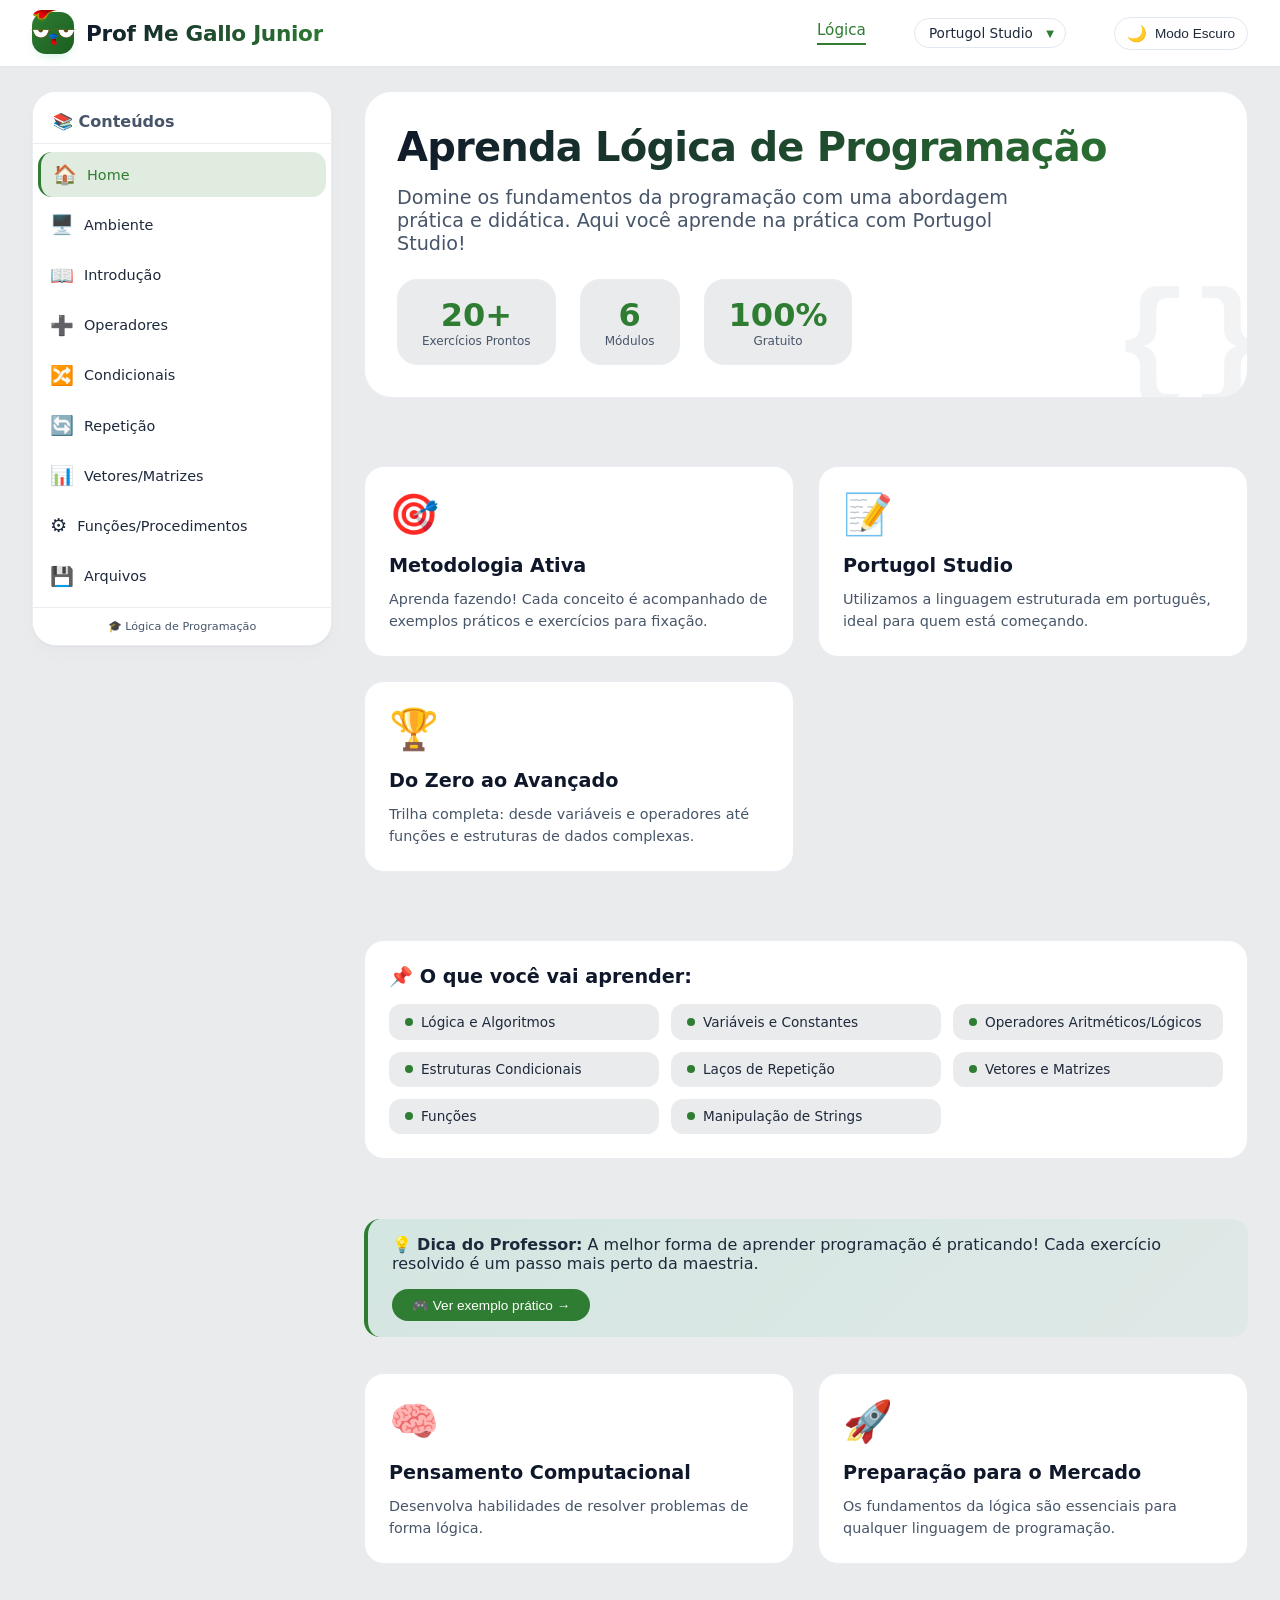
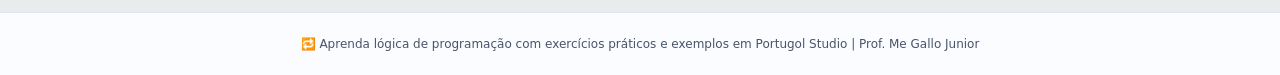
<file: index.html>
<!DOCTYPE html>
<html lang="pt-BR">

<head>
    <meta charset="UTF-8">
    <meta name="viewport" content="width=device-width, initial-scale=1.0, user-scalable=yes">
    <title>Gallogic | Aprenda Lógica de Programação</title>
    <link rel="stylesheet" href="css/styles.css">
</head>

<body>
    <header class="main-header">
        <div class="header-container">
            <a href="index.html" class="logo-area">
                <div class="logo-icon">
                    <span>
                        <img src="img/logo-sf.png" alt="" width="45" style="margin-top: 5px; border-radius: 10px;" />
                    </span>
                </div>
                <div class="logo-text">Prof Me Gallo Junior</div>
            </a>
            <div class="nav-links">
                <a href="index.html" class="active">Lógica</a>
                <div class="language-select-wrapper">
                    <select id="language-select" class="language-select">
                        <option value="portugol">Portugol Studio</option>
                        <option value="javascript">JavaScript</option>
                        <option value="csharp">C#</option>
                        <option value="python">Python</option>
                        <option value="java">Java</option>
                        <option value="go">Go</option>
                        <option value="rust">Rust</option>
                        <option value="ruby">Ruby</option>
                        <option value="php">PHP</option>
                        <option value="r">R</option>
                        <option value="c_cpp">C/C++</option>
                    </select>
                    <span class="select-arrow" id="select-arrow">▼</span>
                </div>
            </div>
        </div>
    </header>

    <div class="app-layout">
        <aside class="sidebar">
            <div class="sidebar-header">
                <h3>📚 Conteúdos</h3>
            </div>
            <div class="sidebar-scroll">
                <ul class="sidebar-nav" id="content-nav">
                    <li data-page="home" class="active">
                        <span class="nav-icon">🏠</span>
                        <span>Home</span>
                    </li>
                    <li data-page="ambiente">
                        <span class="nav-icon">🖥️</span>
                        <span>Ambiente</span>
                    </li>
                    <li data-page="intro">
                        <span class="nav-icon">📖</span>
                        <span>Introdução</span>
                    </li>

                    <li data-page="operators">
                        <span class="nav-icon">➕</span>
                        <span>Operadores</span>
                    </li>
                    <li data-page="conditionals">
                        <span class="nav-icon">🔀</span>
                        <span>Condicionais</span>
                    </li>
                    <li data-page="loops">
                        <span class="nav-icon">🔄</span>
                        <span>Repetição</span>
                    </li>
                    <li data-page="arrays">
                        <span class="nav-icon">📊</span>
                        <span>Vetores/Matrizes</span>
                    </li>
                    <li data-page="functions">
                        <span class="nav-icon">⚙️</span>
                        <span>Funções/Procedimentos</span>
                    </li>
                    <li data-page="files">
                        <span class="nav-icon">💾</span>
                        <span>Arquivos</span>
                    </li>
                </ul>
            </div>
            <div class="sidebar-footer">
                <span>🎓 Lógica de Programação</span>
            </div>
        </aside>

        <main class="content-area" id="main-content">
            <div class="content-placeholder">
                Carregando...
            </div>
        </main>
    </div>
    <div class="footer-note">
        🔁 Aprenda lógica de programação com exercícios práticos e exemplos em Portugol Studio | Prof. Me Gallo Junior
    </div>

    <script src="js/core.js"></script>
    <script src="js/main.js"></script>
</body>

</html>
</file>
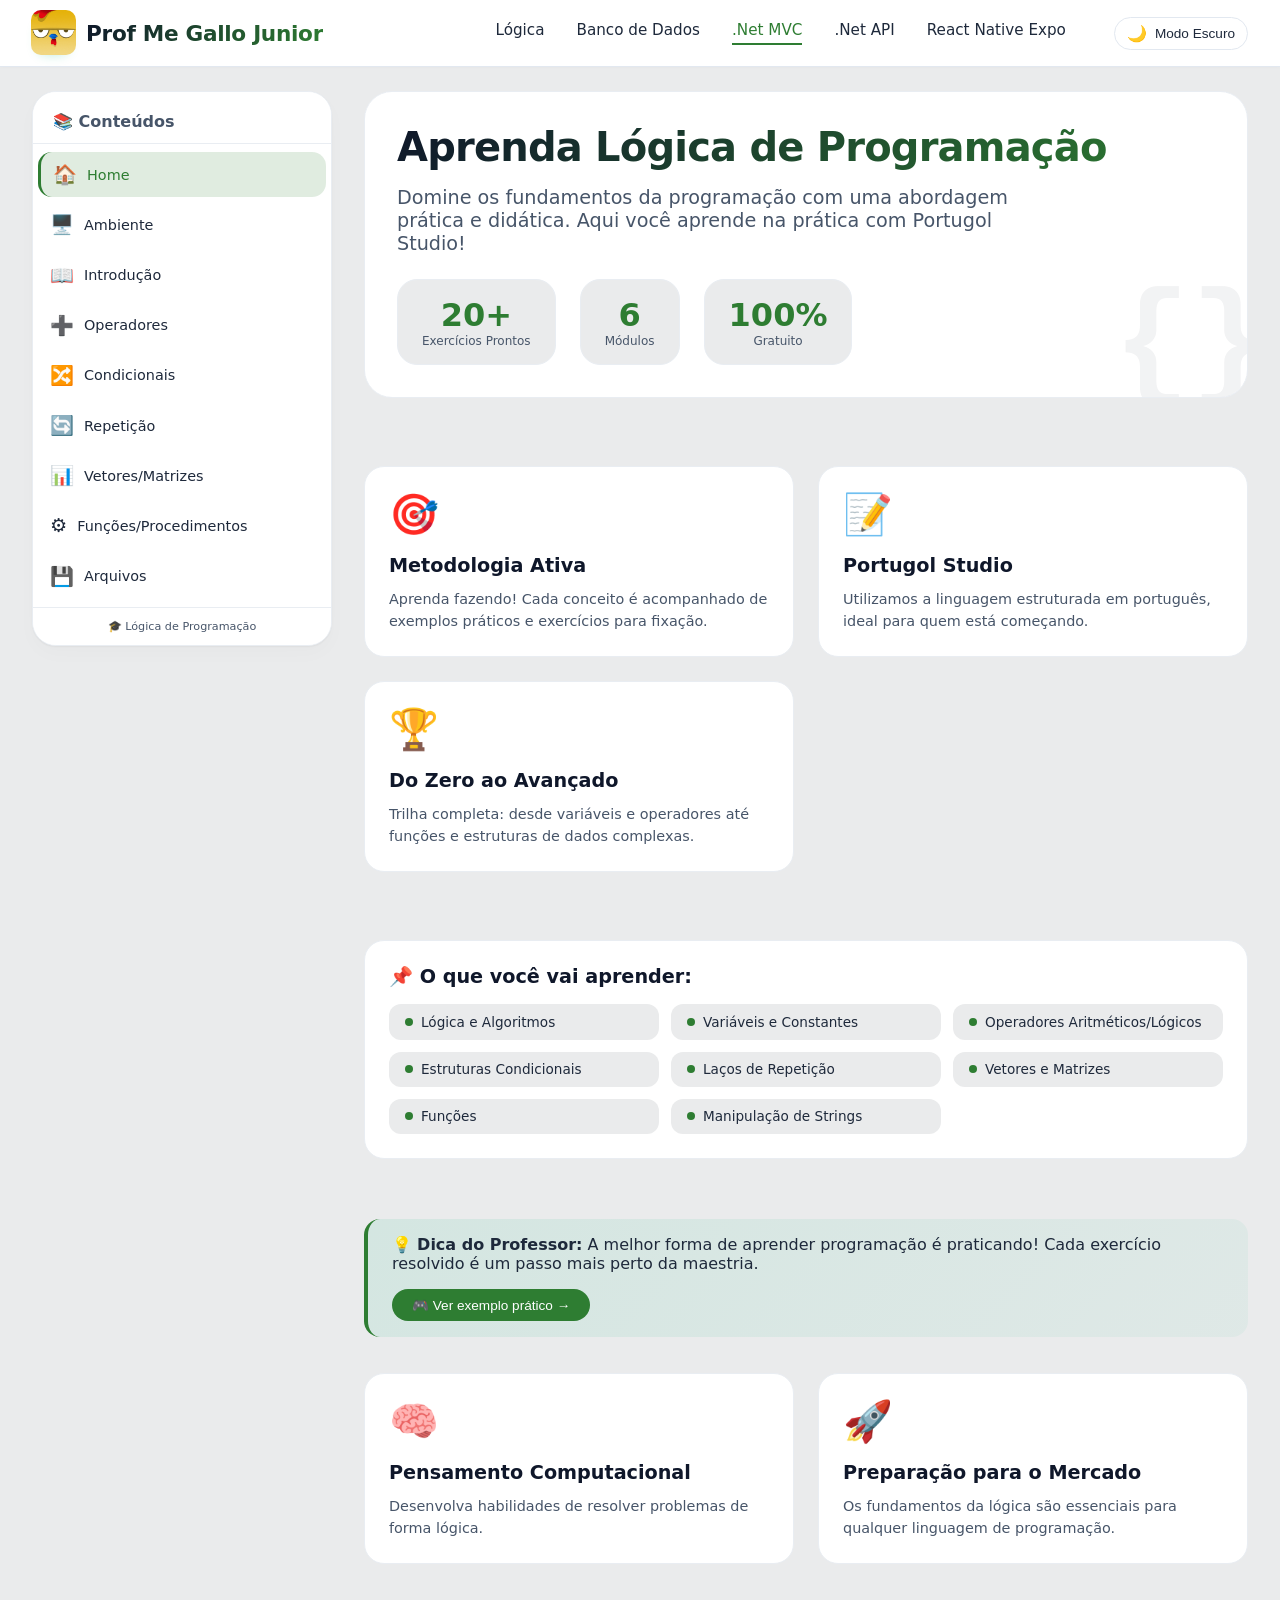
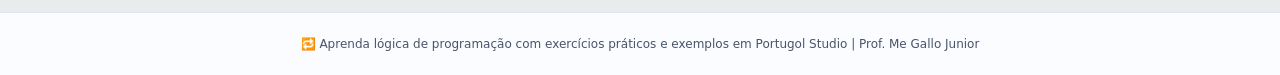
<file: dotnet.html>
<!DOCTYPE html>
<html lang="pt-BR">

<head>
    <meta charset="UTF-8">
    <meta name="viewport" content="width=device-width, initial-scale=1.0, user-scalable=yes">
    <title>Gallogic | Aprenda .NET</title>
    <link rel="stylesheet" href="css/styles.css">
</head>

<body>
    <header class="main-header">
        <div class="header-container">
            <a href="index.html" class="logo-area">
                <div class="logo-icon">
                    <span>
                        <img src="img/logo.png" alt="" width="45" style="margin-top: 5px; border-radius: 10px;" />
                    </span>
                </div>
                <div class="logo-text">Prof Me Gallo Junior</div>
            </a>
            <div class="nav-links">
                <a href="index.html">Lógica</a>
                <a href="dotnet.html" class="">Banco de Dados</a>
                <a href="dotnet.html" class="active">.Net MVC</a>
                <a href="dotnet.html" class="">.Net API</a>
                <a href="dotnet.html" class="">React Native Expo</a>

                <!-- <div class="language-select-wrapper">
                    <select id="language-select" class="language-select">
                        <option value="portugol">Portugol Studio</option>
                        <option value="javascript">JavaScript</option>
                        <option value="csharp">C#</option>
                        <option value="python">Python</option>
                        <option value="java">Java</option>
                    </select>
                    <span class="select-arrow" id="select-arrow">▼</span>
                </div> -->
            </div>
        </div>
    </header>

    <div class="app-layout">
        <aside class="sidebar">
            <div class="sidebar-header">
                <h3>📚 Conteúdos</h3>
            </div>
            <div class="sidebar-scroll">
                <ul class="sidebar-nav" id="content-nav">
                    <li data-page="home" class="active">
                        <span class="nav-icon">🏠</span>
                        <span>Home</span>
                    </li>
                    <li data-page="ambiente">
                        <span class="nav-icon">🖥️</span>
                        <span>Ambiente</span>
                    </li>
                    <li data-page="intro">
                        <span class="nav-icon">📖</span>
                        <span>Introdução</span>
                    </li>

                    <li data-page="operators">
                        <span class="nav-icon">➕</span>
                        <span>Operadores</span>
                    </li>
                    <li data-page="conditionals">
                        <span class="nav-icon">🔀</span>
                        <span>Condicionais</span>
                    </li>
                    <li data-page="loops">
                        <span class="nav-icon">🔄</span>
                        <span>Repetição</span>
                    </li>
                    <li data-page="arrays">
                        <span class="nav-icon">📊</span>
                        <span>Vetores/Matrizes</span>
                    </li>
                    <li data-page="functions">
                        <span class="nav-icon">⚙️</span>
                        <span>Funções/Procedimentos</span>
                    </li>
                    <li data-page="files">
                        <span class="nav-icon">💾</span>
                        <span>Arquivos</span>
                    </li>
                </ul>
            </div>
            <div class="sidebar-footer">
                <span>🎓 Lógica de Programação</span>
            </div>
        </aside>

        <main class="content-area" id="main-content">
            <div class="content-placeholder">
                Carregando...
            </div>
        </main>
    </div>
    <div class="footer-note">
        🔁 Aprenda lógica de programação com exercícios práticos e exemplos em Portugol Studio | Prof. Me Gallo Junior
    </div>

    <script src="js/core.js"></script>
    <script src="js/main.js"></script>
</body>

</html>
</file>
<file: css/styles.css>
/* ==================== RESET E VARIÁVEIS ==================== */
* {
  margin: 0;
  padding: 0;
  box-sizing: border-box;
}

/* Tema Claro (padrão) */
:root {
  --bg-primary: #eaebec;
  --bg-secondary: #ffffff;
  --text-primary: #0f172a;
  --text-secondary: #1e293b;
  --text-muted: #475569;
  --border-color: #e2e8f0;
  --border-light: #e9edf2;
  --card-bg: #ffffff;
  --header-bg: #ffffff;
  --sidebar-bg: #ffffff;
  --code-bg: #0f172a;
  --code-header-bg: #1e293b;
  --code-text: #e2e8f0;
  --badge-bg: #e0f2fe;
  --badge-text: #0369a1;
  --objective-bg: #fef9e3;
  --objective-border: #eab308;
  --example-bg: #f1f5f9;
  --example-border: var(--lang-primary);
  --hover-bg: #f1f5f9;
  --active-bg: #ecfdf5;
  --active-text: #059669;
  --footer-bg: #fafcff;
  --shadow: rgba(0, 0, 0, 0.02);
  --shadow-sm: rgba(0, 0, 0, 0.05);
  --lang-primary: #10b981;
  --lang-secondary: #047857;
  --lang-gradient: linear-gradient(135deg, var(--lang-primary), var(--lang-secondary));
  --lang-light: #d1fae5;
  --lang-dark: #065f46;
  --hover-opacity: 0.1;
  --active-opacity: 0.15;
}

/* JavaScript */
body[data-language="javascript"] {
  --lang-primary: #f7df1e;
  --lang-secondary: #e6c300;
  --lang-gradient: linear-gradient(135deg, #f7df1e, #e6c300);
  --lang-light: #fef9c3;
  --lang-dark: #ca8a04;
  --hover-bg: rgba(247, 223, 30, 0.1);
  --active-bg: rgba(247, 223, 30, 0.15);
  --active-text: #b45309;
}

/* C# */
body[data-language="csharp"] {
  --lang-primary: #9b4d96;
  --lang-secondary: #7a2e73;
  --lang-gradient: linear-gradient(135deg, #9b4d96, #7a2e73);
  --lang-light: #f3e8ff;
  --lang-dark: #6b21a5;
  --hover-bg: rgba(155, 77, 150, 0.1);
  --active-bg: rgba(155, 77, 150, 0.15);
  --active-text: #7a2e73;
}

/* Python */
body[data-language="python"] {
  --lang-primary: #3776ab;
  --lang-secondary: #2a5a8c;
  --lang-gradient: linear-gradient(135deg, #3776ab, #2a5a8c);
  --lang-light: #e6f4ff;
  --lang-dark: #1e3a5f;
  --hover-bg: rgba(55, 118, 171, 0.1);
  --active-bg: rgba(55, 118, 171, 0.15);
  --active-text: #3776ab;
}

/* Portugol - Adicionado */
body[data-language="portugol"] {
  --lang-primary: #2e7d32;
  --lang-secondary: #1b5e20;
  --lang-gradient: linear-gradient(135deg, #2e7d32, #1b5e20);
  --lang-light: #c8e6c9;
  --lang-dark: #1b5e20;
  --hover-bg: rgba(46, 125, 50, 0.1);
  --active-bg: rgba(46, 125, 50, 0.15);
  --active-text: #2e7d32;
}

/* Java */
body[data-language="java"] {
  --lang-primary: #b07219;
  --lang-secondary: #e76f00;
  --lang-gradient: linear-gradient(135deg, #b07219, #e76f00);
  --lang-light: #fff3e0;
  --lang-dark: #b85c1a;
  --hover-bg: rgba(176, 114, 25, 0.1);
  --active-bg: rgba(176, 114, 25, 0.15);
  --active-text: #b07219;
}

/* Go */
body[data-language="go"] {
  --lang-primary: #00ADD8;
  --lang-secondary: #5DC9E2;
  --lang-gradient: linear-gradient(135deg, #00ADD8, #5DC9E2);
  --lang-light: #e0f7ff;
  --lang-dark: #007d9e;
  --hover-bg: rgba(0, 173, 216, 0.1);
  --active-bg: rgba(0, 173, 216, 0.15);
  --active-text: #00ADD8;
}

/* Rust */
body[data-language="rust"] {
  --lang-primary: #ce412b;
  --lang-secondary: #f74c00;
  --lang-gradient: linear-gradient(135deg, #ce412b, #f74c00);
  --lang-light: #ffe5e0;
  --lang-dark: #b33a26;
  --hover-bg: rgba(206, 65, 43, 0.1);
  --active-bg: rgba(206, 65, 43, 0.15);
  --active-text: #ce412b;
}

/* Ruby */
body[data-language="ruby"] {
  --lang-primary: #CC342D;
  --lang-secondary: #9B2C26;
  --lang-gradient: linear-gradient(135deg, #CC342D, #9B2C26);
  --lang-light: #ffe6e5;
  --lang-dark: #9B2C26;
  --hover-bg: rgba(204, 52, 45, 0.1);
  --active-bg: rgba(204, 52, 45, 0.15);
  --active-text: #CC342D;
}

/* PHP */
body[data-language="php"] {
  --lang-primary: #777BB4;
  --lang-secondary: #4F5B93;
  --lang-gradient: linear-gradient(135deg, #777BB4, #4F5B93);
  --lang-light: #e8eaf6;
  --lang-dark: #3c4a6e;
  --hover-bg: rgba(119, 123, 180, 0.1);
  --active-bg: rgba(119, 123, 180, 0.15);
  --active-text: #777BB4;
}

/* R */
body[data-language="r"] {
  --lang-primary: #276DC3;
  --lang-secondary: #2060AB;
  --lang-gradient: linear-gradient(135deg, #276DC3, #2060AB);
  --lang-light: #e6f0ff;
  --lang-dark: #1a4d87;
  --hover-bg: rgba(39, 109, 195, 0.1);
  --active-bg: rgba(39, 109, 195, 0.15);
  --active-text: #276DC3;
}

/* C/C++ */
body[data-language="c_cpp"] {
  --lang-primary: #004482;
  --lang-secondary: #00599C;
  --lang-gradient: linear-gradient(135deg, #004482, #00599C);
  --lang-light: #e6f0ff;
  --lang-dark: #003366;
  --hover-bg: rgba(0, 68, 130, 0.1);
  --active-bg: rgba(0, 68, 130, 0.15);
  --active-text: #004482;
}

/* Tema Escuro - Ajustes para melhor contraste */
body.dark-theme {
  --bg-primary: #0f172a;
  --bg-secondary: #1e293b;
  --text-primary: #f1f5f9;
  --text-secondary: #cbd5e1;
  --text-muted: #94a3b8;
  --border-color: #334155;
  --border-light: #2d3a4e;
  --card-bg: #1e293b;
  --header-bg: #0f172a;
  --sidebar-bg: #1e293b;
  --code-bg: #0a0f1a;
  --code-header-bg: #111827;
  --code-text: #e2e8f0;
  --badge-bg: #1e3a5f;
  --badge-text: #7ab7ef;
  --objective-bg: #2d2a1e;
  --objective-border: #f59e0b;
  --example-bg: #1e2a2a;
  --example-border: var(--lang-primary);
  --footer-bg: #0f172a;
  --shadow: rgba(0, 0, 0, 0.2);
  --shadow-sm: rgba(0, 0, 0, 0.3);
}

/* Portugol no tema escuro */
body.dark-theme[data-language="portugol"] {
  --hover-bg: rgba(46, 125, 50, 0.2);
  --active-bg: rgba(46, 125, 50, 0.25);
  --active-text: #81c784;
}

/* Tema Escuro - Javascript */
body.dark-theme[data-language="javascript"] {
  --hover-bg: rgba(247, 223, 30, 0.2);
  --active-bg: rgba(247, 223, 30, 0.25);
  --active-text: #f7df1e;
}

/* Tema Escuro - C# */
body.dark-theme[data-language="csharp"] {
  --hover-bg: rgba(155, 77, 150, 0.2);
  --active-bg: rgba(155, 77, 150, 0.25);
  --active-text: #b77eb3;
}

/* Tema Escuro - Python */
body.dark-theme[data-language="python"] {
  --hover-bg: rgba(55, 118, 171, 0.2);
  --active-bg: rgba(55, 118, 171, 0.25);
  --active-text: #7ab7ef;
}

/* Tema Escuro - Java */
body.dark-theme[data-language="java"] {
  --hover-bg: rgba(176, 114, 25, 0.2);
  --active-bg: rgba(176, 114, 25, 0.25);
  --active-text: #e76f00;
}

/* Tema escuro - GO */
body.dark-theme[data-language="go"] {
  --hover-bg: rgba(0, 173, 216, 0.2);
  --active-bg: rgba(0, 173, 216, 0.25);
  --active-text: #5DC9E2;
}

/* Tema Escuro - Rust */
body.dark-theme[data-language="rust"] {
  --hover-bg: rgba(206, 65, 43, 0.2);
  --active-bg: rgba(206, 65, 43, 0.25);
  --active-text: #f74c00;
}

/* Tema escuro - Ruby */
body.dark-theme[data-language="ruby"] {
  --hover-bg: rgba(204, 52, 45, 0.2);
  --active-bg: rgba(204, 52, 45, 0.25);
  --active-text: #e55a52;
}

/* Tema Escuro - PHP */
body.dark-theme[data-language="php"] {
  --hover-bg: rgba(119, 123, 180, 0.2);
  --active-bg: rgba(119, 123, 180, 0.25);
  --active-text: #9fa8da;
}

/* Tema escuro */
body.dark-theme[data-language="r"] {
  --hover-bg: rgba(39, 109, 195, 0.2);
  --active-bg: rgba(39, 109, 195, 0.25);
  --active-text: #6ea5e8;
}

/* Tema escuro */
body.dark-theme[data-language="c_cpp"] {
  --hover-bg: rgba(0, 68, 130, 0.2);
  --active-bg: rgba(0, 68, 130, 0.25);
  --active-text: #6ea8fe;
}

/* ==================== ESTILOS GLOBAIS ==================== */
body {
  font-family: 'Inter', system-ui, -apple-system, 'Segoe UI', Roboto, 'Helvetica Neue', sans-serif;
  background: var(--bg-primary);
  color: var(--text-primary);
  display: flex;
  flex-direction: column;
  min-height: 100vh;
  transition: background-color 0.3s ease, color 0.3s ease;
  scrollbar-width: thin;
  scrollbar-color: var(--text-muted) var(--bg-primary);
}

/* Scrollbar global */
body::-webkit-scrollbar {
  width: 8px;
}

body::-webkit-scrollbar-track {
  background: var(--bg-primary);
}

body::-webkit-scrollbar-thumb {
  background: var(--text-muted);
  border-radius: 10px;
}

body::-webkit-scrollbar-thumb:hover {
  background: var(--lang-primary);
}

body.dark-theme::-webkit-scrollbar-track {
  background: #0f172a;
}

body.dark-theme::-webkit-scrollbar-thumb {
  background: #334155;
}

body.dark-theme::-webkit-scrollbar-thumb:hover {
  background: var(--lang-primary);
}

/* ==================== HEADER ==================== */
.main-header {
  background: var(--header-bg);
  border-bottom: 1px solid var(--border-color);
  box-shadow: 0 1px 3px var(--shadow);
  padding: 0 2rem;
  position: sticky;
  top: 0;
  z-index: 10;
  backdrop-filter: blur(2px);
  transition: background-color 0.3s ease, border-color 0.3s ease;
}

.header-container {
  max-width: 1600px;
  margin: 0 auto;
  display: flex;
  align-items: center;
  justify-content: space-between;
  flex-wrap: wrap;
  padding: 0.75rem 0;
}

.logo-area {
  display: flex;
  align-items: center;
  gap: 12px;
  text-decoration: none;
}

.logo-icon {
  background: linear-gradient(135deg, var(--lang-primary), var(--lang-secondary));
  width: 42px;
  height: 42px;
  border-radius: 14px;
  display: flex;
  align-items: center;
  justify-content: center;
  box-shadow: 0 6px 12px -6px rgba(16, 185, 129, 0.3);
}

.logo-icon span {
  font-size: 24px;
  font-weight: 700;
  color: white;
  font-family: monospace;
}

.logo-text {
  font-weight: 700;
  font-size: 1.35rem;
  letter-spacing: -0.3px;
  background: linear-gradient(120deg, #0f172a, var(--lang-primary));
  background-clip: text;
  -webkit-background-clip: text;
  color: transparent;
}

body.dark-theme .logo-text {
  background: linear-gradient(120deg, #e2e8f0, var(--lang-primary));
  background-clip: text;
  -webkit-background-clip: text;
}

.nav-links {
  display: flex;
  gap: 2rem;
  align-items: center;
}

.nav-links a {
  text-decoration: none;
  font-weight: 500;
  color: var(--text-secondary);
  transition: 0.2s;
  font-size: 0.95rem;
  border-bottom: 2px solid transparent;
  padding-bottom: 4px;
}

.nav-links a:hover {
  color: var(--lang-primary);
  border-bottom-color: var(--lang-primary);
}

.nav-links a.active {
  color: var(--lang-primary);
  border-bottom-color: var(--lang-primary);
}

.theme-toggle {
  background: var(--bg-secondary);
  border: 1px solid var(--border-color);
  border-radius: 40px;
  padding: 6px 12px;
  cursor: pointer;
  display: flex;
  align-items: center;
  gap: 8px;
  font-size: 0.85rem;
  font-weight: 500;
  color: var(--text-secondary);
  transition: all 0.2s ease;
  margin-left: 1rem;
}

.theme-toggle:hover {
  background: var(--hover-bg);
  transform: scale(1.02);
}

.theme-toggle .icon {
  font-size: 1rem;
}

/* ==================== LAYOUT PRINCIPAL ==================== */
.app-layout {
  display: flex;
  flex: 1;
  max-width: 1600px;
  margin: 0 auto;
  width: 100%;
  padding: 1.5rem 2rem;
  gap: 2rem;
}

/* ==================== SIDEBAR ==================== */
.sidebar {
  width: 300px;
  background: var(--sidebar-bg);
  border-radius: 24px;
  box-shadow: 0 8px 20px var(--shadow), 0 1px 2px var(--shadow-sm);
  border: 1px solid var(--border-light);
  position: sticky;
  top: 90px;
  height: fit-content;
  max-height: calc(100vh - 100px);
  display: flex;
  flex-direction: column;
  overflow: hidden;
  transition: background-color 0.3s ease, border-color 0.3s ease;
}

.sidebar-header {
  padding: 1.25rem 1.25rem 0.75rem 1.25rem;
  border-bottom: 1px solid var(--border-light);
  background: var(--sidebar-bg);
  position: relative;
  z-index: 2;
  flex-shrink: 0;
}

.sidebar-header h3 {
  font-size: 1rem;
  font-weight: 600;
  color: var(--text-muted);
  display: flex;
  align-items: center;
  gap: 8px;
  margin: 0;
}

.sidebar-scroll {
  flex: 1;
  overflow-y: auto;
  overflow-x: hidden;
  padding: 0.5rem 0;
  scroll-behavior: smooth;
  scrollbar-width: thin;
  scrollbar-color: var(--text-muted) transparent;
}

.sidebar-scroll::-webkit-scrollbar {
  width: 4px;
}

.sidebar-scroll::-webkit-scrollbar-track {
  background: transparent;
  margin: 4px 0;
}

.sidebar-scroll::-webkit-scrollbar-thumb {
  background: var(--text-muted);
  border-radius: 10px;
  transition: background 0.2s ease;
}

.sidebar-scroll::-webkit-scrollbar-thumb:hover {
  background: var(--lang-primary);
}

body.dark-theme .sidebar-scroll::-webkit-scrollbar-thumb {
  background: #4a5568;
}

body.dark-theme .sidebar-scroll::-webkit-scrollbar-thumb:hover {
  background: var(--lang-primary);
}

.sidebar-nav {
  list-style: none;
  display: flex;
  flex-direction: column;
  gap: 0.3rem;
}

.sidebar-nav li {
  margin: 0 5px;
  padding: 0.7rem 0.75rem;
  border-radius: 14px;
  cursor: pointer;
  transition: all 0.2s;
  display: flex;
  align-items: center;
  gap: 10px;
  color: var(--text-secondary);
  font-weight: 500;
  font-size: 0.9rem;
}

.sidebar-nav li:hover {
  background: var(--hover-bg);
  color: var(--lang-primary);
}

.sidebar-nav li.active {
  background: var(--active-bg);
  color: var(--active-text);
  border-left: 3px solid var(--lang-primary);
}

.sidebar-nav li .nav-icon {
  font-size: 1.2rem;
}

.sidebar-nav li.inactive {
  opacity: 0.5;
  cursor: not-allowed;
}

.sidebar-nav li.inactive:hover {
  background: transparent;
  color: var(--text-secondary);
}

.coming-soon {
  font-size: 0.7rem;
  background: var(--badge-bg);
  color: var(--badge-text);
  padding: 2px 8px;
  border-radius: 20px;
  margin-left: auto;
}

.exercises-list {
  list-style: none;
  display: flex;
  flex-direction: column;
  gap: 0.2rem;
  padding: 0 0.5rem;
}

.exercises-list li {
  padding: 0.6rem 0.75rem;
  border-radius: 14px;
  transition: all 0.2s;
  cursor: pointer;
  font-size: 0.85rem;
  font-weight: 500;
  color: var(--text-secondary);
  display: flex;
  align-items: center;
  gap: 8px;
}

.exercises-list li:hover {
  background: var(--hover-bg);
  color: var(--lang-primary);
}

.exercises-list li.active {
  background: var(--active-bg);
  color: var(--active-text);
  border-left: 3px solid var(--lang-primary);
  font-weight: 600;
}

.exercises-list li .ex-num {
  font-weight: 700;
  color: var(--text-muted);
  min-width: 32px;
}

.sidebar-footer {
  padding: 0.75rem 1.25rem;
  border-top: 1px solid var(--border-light);
  background: var(--sidebar-bg);
  font-size: 0.7rem;
  color: var(--text-muted);
  text-align: center;
  flex-shrink: 0;
  position: relative;
  z-index: 2;
}

.sidebar-footer span {
  display: flex;
  align-items: center;
  justify-content: center;
  gap: 4px;
}

.sidebar-footer .progress {
  font-weight: 600;
  color: var(--lang-primary);
}

/* ==================== CONTEÚDO PRINCIPAL ==================== */
.content-area {
  flex: 1;
  min-width: 0;
  display: flex;
  flex-direction: column;
  gap: 1.25rem;
}

.title-section {
  background: var(--card-bg);
  border-radius: 24px;
  padding: 1.5rem 2rem;
  border: 1px solid var(--border-light);
  box-shadow: 0 1px 2px var(--shadow);
  transition: background-color 0.3s ease, border-color 0.3s ease;
}

.title-section h1 {
  font-size: 1.75rem;
  font-weight: 700;
  background: linear-gradient(135deg, var(--text-primary), var(--lang-primary));
  background-clip: text;
  -webkit-background-clip: text;
  color: transparent;
  letter-spacing: -0.3px;
}

.title-section .sub {
  color: var(--text-muted);
  margin-top: 6px;
  font-size: 0.9rem;
}

.badge-loop {
  background: #d1fae5;
  color: #065f46;
  padding: 2px 10px;
  border-radius: 30px;
  font-size: 0.7rem;
  font-weight: 600;
  display: inline-block;
  margin-left: 12px;
}

body.dark-theme .badge-loop {
  background: #065f46;
  color: #d1fae5;
}

/* ==================== CARD ENUNCIADO ==================== */
.statement-card {
  background: var(--card-bg);
  border-radius: 24px;
  border: 1px solid var(--border-light);
  overflow: hidden;
  transition: background-color 0.3s ease, border-color 0.3s ease;
}

.statement-header {
  background: var(--bg-secondary);
  padding: 1rem 1.75rem;
  border-bottom: 1px solid var(--border-light);
  display: flex;
  align-items: center;
  gap: 12px;
  flex-wrap: wrap;
}

.statement-header .badge {
  background: var(--badge-bg);
  color: var(--badge-text);
  padding: 4px 12px;
  border-radius: 40px;
  font-size: 0.7rem;
  font-weight: 600;
}

.statement-header h2 {
  font-size: 1.3rem;
  font-weight: 600;
  color: var(--text-primary);
}

.statement-body {
  padding: 1.75rem;
  background: var(--card-bg);
  border-bottom: 1px solid var(--border-light);
  line-height: 1.5;
  color: var(--text-primary);
}

.statement-body p {
  margin-bottom: 0.75rem;
}

.statement-body .objective {
  background: var(--objective-bg);
  padding: 0.75rem 1rem;
  border-radius: 16px;
  font-size: 0.85rem;
  border-left: 4px solid var(--objective-border);
  margin-bottom: 1rem;
  color: var(--text-secondary);
}

.statement-body .example {
  background: var(--example-bg);
  padding: 0.75rem 1rem;
  border-radius: 16px;
  font-family: 'Fira Code', monospace;
  font-size: 0.85rem;
  margin-top: 0.75rem;
  border-left: 4px solid var(--example-border);
  color: var(--text-secondary);
}

/* ==================== ÁREA DE CÓDIGO ==================== */
.code-section {
  background: var(--code-bg);
  border-radius: 24px;
  overflow: hidden;
  box-shadow: 0 12px 28px -12px rgba(0, 0, 0, 0.2);
  transition: background-color 0.3s ease;
}

.code-header {
  background: var(--code-header-bg);
  padding: 0.85rem 1.5rem;
  display: flex;
  align-items: center;
  justify-content: space-between;
  border-bottom: 1px solid var(--border-color);
  flex-wrap: wrap;
}

.code-header span {
  font-family: monospace;
  font-weight: 500;
  color: var(--code-text);
  font-size: 0.85rem;
}

.copy-btn {
  background: #2d3a4e;
  border: none;
  color: #e2e8f0;
  padding: 4px 12px;
  border-radius: 40px;
  font-size: 0.7rem;
  font-weight: 500;
  cursor: pointer;
  transition: 0.2s;
  font-family: inherit;
}

.copy-btn:hover {
  background: #3b4a62;
  color: white;
}

pre {
  margin: 0;
  padding: 1.5rem;
  overflow-x: auto;
  background: var(--code-bg);
  font-family: 'Fira Code', 'Cascadia Code', monospace;
  font-size: 0.85rem;
  line-height: 1.5;
  color: var(--code-text);
}

code {
  font-family: 'Fira Code', monospace;
  white-space: pre-wrap;
  word-break: break-word;
}

.footer-note {
  text-align: center;
  padding: 1.5rem 2rem;
  font-size: 0.75rem;
  color: var(--text-muted);
  border-top: 1px solid var(--border-color);
  background: var(--footer-bg);
  transition: background-color 0.3s ease, border-color 0.3s ease;
}

/* ==================== PÁGINA DE INTRODUÇÃO ==================== */
.page-header {
  background: linear-gradient(135deg, var(--card-bg) 0%, var(--bg-secondary) 100%);
  border-radius: 28px;
  padding: 1.5rem 2rem;
  margin-bottom: 1.5rem;
  border: 1px solid var(--border-light);
}

.page-title {
  font-size: 1.8rem;
  font-weight: 700;
  background: linear-gradient(135deg, var(--text-primary), var(--lang-primary));
  background-clip: text;
  -webkit-background-clip: text;
  color: transparent;
  margin-bottom: 0.5rem;
}

.page-title span {
  color: var(--lang-primary);
}

.page-subtitle {
  color: var(--text-muted);
  font-size: 1rem;
}

.content-card {
  background: var(--card-bg);
  border-radius: 20px;
  padding: 1.5rem;
  margin-bottom: 1.5rem;
  border: 1px solid var(--border-light);
  transition: box-shadow 0.2s ease;
}

.content-card:hover {
  box-shadow: 0 8px 20px var(--shadow);
}

.card-title {
  font-size: 1.4rem;
  font-weight: 600;
  margin-bottom: 1rem;
  color: var(--text-primary);
  border-left: 4px solid var(--lang-primary);
  padding-left: 1rem;
}

.content-card p {
  color: var(--text-secondary);
  line-height: 1.6;
  margin-bottom: 1rem;
}

.highlight-box {
  background: var(--bg-primary);
  border-radius: 16px;
  padding: 1.25rem;
  margin: 1.25rem 0;
  border-left: 4px solid var(--lang-primary);
}

.highlight-box h3 {
  margin-bottom: 0.75rem;
  color: var(--text-primary);
}

.highlight-box ol {
  margin-left: 1.5rem;
  color: var(--text-secondary);
}

.highlight-box li {
  margin: 0.5rem 0;
}

.info-grid {
  display: grid;
  grid-template-columns: repeat(auto-fit, minmax(250px, 1fr));
  gap: 1rem;
  margin: 1.25rem 0;
}

.info-grid-item {
  background: var(--bg-primary);
  padding: 0.75rem 1rem;
  border-radius: 12px;
  color: var(--text-secondary);
  font-size: 0.9rem;
}

.info-grid-item strong {
  color: var(--lang-primary);
}

.structure-grid {
  display: grid;
  grid-template-columns: repeat(auto-fit, minmax(200px, 1fr));
  gap: 1.5rem;
  margin: 1.25rem 0;
}

.structure-item {
  display: flex;
  align-items: center;
  gap: 1rem;
  background: var(--bg-primary);
  padding: 1.25rem;
  border-radius: 16px;
  transition: transform 0.2s;
}

.structure-item:hover {
  transform: translateY(-4px);
}

.structure-icon {
  font-size: 2rem;
}

.structure-item h3 {
  font-size: 1rem;
  margin-bottom: 0.25rem;
  color: var(--text-primary);
}

.structure-item p {
  font-size: 0.8rem;
  margin: 0;
  color: var(--text-muted);
}

.entrada .structure-icon {
  color: #3b82f6;
}

.processamento .structure-icon {
  color: #f59e0b;
}

.saida .structure-icon {
  color: var(--lang-primary);
}

.code-example {
  background: var(--code-bg);
  border-radius: 16px;
  overflow: hidden;
  margin: 1.25rem 0;
}

.code-example-header {
  background: var(--code-header-bg);
  padding: 0.75rem 1rem;
  display: flex;
  align-items: center;
  gap: 0.5rem;
  border-bottom: 1px solid var(--border-color);
}

.code-icon {
  font-size: 1rem;
}

.code-example-header span {
  color: var(--code-text);
  font-size: 0.85rem;
}

.code-example pre {
  margin: 0;
  padding: 1rem;
  background: var(--code-bg);
  overflow-x: auto;
}

.code-example code {
  font-family: 'Fira Code', monospace;
  font-size: 0.8rem;
  color: var(--code-text);
}

.types-table {
  margin: 1.25rem 0;
  border-radius: 16px;
  overflow: hidden;
  border: 1px solid var(--border-light);
}

.type-row {
  display: grid;
  grid-template-columns: 100px 1fr 200px;
  gap: 1rem;
  padding: 0.75rem 1rem;
  border-bottom: 1px solid var(--border-light);
  background: var(--card-bg);
}

.type-row:last-child {
  border-bottom: none;
}

.type-name {
  font-weight: 700;
  color: var(--lang-primary);
  font-family: monospace;
}

.type-desc {
  color: var(--text-secondary);
  font-size: 0.85rem;
}

.type-example code {
  font-family: monospace;
  font-size: 0.8rem;
  color: var(--badge-text);
  background: var(--bg-primary);
  padding: 2px 6px;
  border-radius: 6px;
}

.io-section {
  display: grid;
  grid-template-columns: repeat(auto-fit, minmax(280px, 1fr));
  gap: 1.5rem;
  margin: 1.25rem 0;
}

.io-card {
  background: var(--bg-primary);
  border-radius: 16px;
  padding: 1.25rem;
}

.io-card h3 {
  font-size: 1.1rem;
  margin-bottom: 0.75rem;
  color: var(--text-primary);
}

.io-card p {
  font-size: 0.85rem;
  margin-bottom: 1rem;
}

.code-mini {
  background: var(--code-bg);
  border-radius: 12px;
  overflow: hidden;
}

.code-mini pre {
  padding: 0.75rem;
  margin: 0;
}

.code-mini code {
  font-size: 0.75rem;
}

.info-callout {
  display: flex;
  align-items: flex-start;
  gap: 0.75rem;
  background: var(--objective-bg);
  border-radius: 12px;
  padding: 1rem;
  margin: 1rem 0;
  border-left: 3px solid var(--objective-border);
}

.info-icon-callout {
  font-size: 1.2rem;
}

.info-callout div {
  color: var(--text-secondary);
  font-size: 0.85rem;
}

.info-callout code {
  background: var(--badge-bg);
  padding: 2px 6px;
  border-radius: 6px;
  font-family: monospace;
  font-size: 0.8rem;
}

/* ==================== PÁGINA INICIAL (HERO) ==================== */
.hero-section {
  background: linear-gradient(135deg, var(--card-bg) 0%, var(--bg-secondary) 100%);
  border-radius: 28px;
  padding: 2rem 2rem 2rem 2rem;
  margin-bottom: 1.5rem;
  border: 1px solid var(--border-light);
  position: relative;
  overflow: hidden;
}

.hero-section::before {
  content: "{}";
  font-size: 8rem;
  font-family: monospace;
  position: absolute;
  bottom: -20px;
  right: -20px;
  opacity: 0.05;
  pointer-events: none;
  font-weight: 700;
}

.hero-title {
  font-size: 2.5rem;
  font-weight: 800;
  background: linear-gradient(135deg, var(--text-primary), var(--lang-primary));
  background-clip: text;
  -webkit-background-clip: text;
  color: transparent;
  margin-bottom: 1rem;
  letter-spacing: -0.02em;
}

.hero-subtitle {
  font-size: 1.2rem;
  color: var(--text-muted);
  margin-bottom: 1.5rem;
  max-width: 80%;
}

.stats-grid {
  display: flex;
  gap: 1.5rem;
  margin-top: 1.5rem;
  flex-wrap: wrap;
}

.stat-card {
  background: var(--bg-primary);
  padding: 1rem 1.5rem;
  border-radius: 20px;
  text-align: center;
  min-width: 100px;
  border: 1px solid var(--border-light);
}

.stat-number {
  font-size: 2rem;
  font-weight: 800;
  color: var(--lang-primary);
}

.stat-label {
  font-size: 0.75rem;
  color: var(--text-muted);
}

.info-section {
  display: grid;
  grid-template-columns: repeat(auto-fit, minmax(280px, 1fr));
  gap: 1.5rem;
  margin: 1.5rem 0;
}

.info-card {
  background: var(--card-bg);
  border-radius: 20px;
  padding: 1.5rem;
  border: 1px solid var(--border-light);
  transition: transform 0.2s ease, box-shadow 0.2s ease;
}

.info-card:hover {
  transform: translateY(-4px);
  box-shadow: 0 12px 24px -12px rgba(0, 0, 0, 0.2);
}

.info-icon {
  font-size: 2.5rem;
  margin-bottom: 1rem;
}

.info-card h3 {
  font-size: 1.2rem;
  margin-bottom: 0.75rem;
  color: var(--text-primary);
}

.info-card p {
  color: var(--text-muted);
  font-size: 0.9rem;
  line-height: 1.5;
}

.topics-list {
  background: var(--card-bg);
  border-radius: 20px;
  padding: 1.5rem;
  border: 1px solid var(--border-light);
  margin: 1.5rem 0;
}

.topics-list h3 {
  font-size: 1.2rem;
  margin-bottom: 1rem;
  display: flex;
  align-items: center;
  gap: 8px;
}

.topics-grid {
  display: grid;
  grid-template-columns: repeat(auto-fill, minmax(200px, 1fr));
  gap: 0.75rem;
}

.topic-item {
  padding: 0.6rem 1rem;
  background: var(--bg-primary);
  border-radius: 12px;
  color: var(--text-secondary);
  font-size: 0.85rem;
  display: flex;
  align-items: center;
  gap: 8px;
  transition: all 0.2s;
  cursor: default;
}

.topic-item .topic-badge {
  width: 8px;
  height: 8px;
  background: var(--lang-primary);
  border-radius: 50%;
}

.topic-item.inactive {
  opacity: 0.5;
}

.topic-item.inactive .topic-badge {
  background: var(--text-muted);
}

.callout {
  background: linear-gradient(135deg, rgba(16, 185, 129, 0.1), rgba(16, 185, 129, 0.05));
  border-left: 4px solid var(--lang-primary);
  padding: 1rem 1.5rem;
  border-radius: 16px;
  margin: 1rem 0;
}

.callout p {
  margin: 0;
  color: var(--text-secondary);
}

.btn-demo {
  background: var(--lang-primary);
  color: white;
  border: none;
  padding: 8px 20px;
  border-radius: 40px;
  font-weight: 500;
  cursor: pointer;
  transition: all 0.2s;
  font-size: 0.85rem;
  margin-top: 1rem;
  display: inline-flex;
  align-items: center;
  gap: 8px;
}

.btn-demo:hover {
  background: #059669;
  transform: scale(1.02);
}

.content-placeholder {
  background: var(--card-bg);
  border-radius: 24px;
  padding: 3rem 2rem;
  text-align: center;
  border: 1px solid var(--border-light);
}

.content-placeholder h2 {
  margin-bottom: 1rem;
  color: var(--text-primary);
}

.content-placeholder p {
  color: var(--text-muted);
  margin-bottom: 1.5rem;
}

/* ==================== OPERADORES ==================== */
.sub-nav {
  display: flex;
  gap: 1rem;
  margin-bottom: 1.5rem;
  border-bottom: 1px solid var(--border-light);
  padding-bottom: 0.5rem;
}

.sub-nav-btn {
  background: transparent;
  border: none;
  padding: 0.75rem 1.5rem;
  font-size: 1rem;
  font-weight: 500;
  color: var(--text-muted);
  cursor: pointer;
  border-radius: 12px;
  transition: all 0.2s;
}

.sub-nav-btn:hover {
  background: var(--hover-bg);
  color: var(--lang-primary);
}

.sub-nav-btn.active {
  background: var(--active-bg);
  color: var(--active-text);
}

.operators-table {
  margin: 1rem 0;
  border-radius: 16px;
  overflow: hidden;
  border: 1px solid var(--border-light);
}

.operator-row {
  display: grid;
  grid-template-columns: repeat(auto-fit, minmax(100px, 1fr));
  gap: 1rem;
  padding: 0.75rem 1rem;
  border-bottom: 1px solid var(--border-light);
  background: var(--card-bg);
}

.operator-row.header {
  background: var(--bg-primary);
  font-weight: 600;
  color: var(--text-primary);
}

.operator-row:last-child {
  border-bottom: none;
}

.operator-row div {
  color: var(--text-secondary);
}

.operator-row code {
  background: var(--bg-primary);
  padding: 2px 6px;
  border-radius: 6px;
  font-family: monospace;
}

.exercises-filter {
  background: var(--card-bg);
  border-radius: 20px;
  padding: 1rem;
  margin-bottom: 1.5rem;
  border: 1px solid var(--border-light);
}

.filter-header {
  display: flex;
  justify-content: space-between;
  align-items: center;
  margin-bottom: 1rem;
  padding-bottom: 0.5rem;
  border-bottom: 1px solid var(--border-light);
  font-weight: 600;
  color: var(--text-primary);
}

.filter-count {
  font-size: 0.8rem;
  color: var(--text-muted);
  font-weight: normal;
}

.filter-buttons {
  display: flex;
  flex-wrap: wrap;
  gap: 0.5rem;
}

.filter-btn {
  width: 45px;
  height: 45px;
  border-radius: 12px;
  border: 1px solid var(--border-light);
  background: var(--bg-secondary);
  color: var(--text-secondary);
  font-weight: 600;
  cursor: pointer;
  transition: all 0.2s;
  font-size: 0.9rem;
}

.filter-btn:hover {
  background: var(--hover-bg);
  border-color: var(--lang-primary);
  color: var(--lang-primary);
}

.filter-btn.active {
  background: var(--lang-primary);
  border-color: var(--lang-primary);
  color: white;
}

.filter-levels {
  display: flex;
  flex-wrap: wrap;
  gap: 0.5rem;
  margin-top: 1rem;
  padding-top: 0.75rem;
  border-top: 1px solid var(--border-light);
}

.level-badge {
  font-size: 0.7rem;
  padding: 2px 8px;
  border-radius: 20px;
  font-weight: 500;
}

.exercise-card {
  background: var(--card-bg);
  border-radius: 24px;
  border: 1px solid var(--border-light);
  overflow: hidden;
  margin-bottom: 1.5rem;
}

.exercise-header {
  background: var(--bg-secondary);
  padding: 1rem 1.5rem;
  border-bottom: 1px solid var(--border-light);
  display: flex;
  align-items: center;
  gap: 1rem;
  flex-wrap: wrap;
}

.exercise-badge {
  background: var(--badge-bg);
  color: var(--badge-text);
  padding: 4px 12px;
  border-radius: 40px;
  font-size: 0.7rem;
  font-weight: 600;
}

.exercise-title {
  font-size: 1.2rem;
  font-weight: 600;
  color: var(--text-primary);
  margin: 0;
}

.exercise-statement {
  padding: 1.5rem;
  border-bottom: 1px solid var(--border-light);
}

.exercise-statement h4 {
  margin-bottom: 0.75rem;
  color: var(--text-primary);
}

.exercise-statement p {
  color: var(--text-secondary);
  line-height: 1.6;
  margin-bottom: 1rem;
}

.exercise-io {
  display: flex;
  gap: 1rem;
  flex-wrap: wrap;
  margin-top: 1rem;
}

.input-example,
.output-example {
  background: var(--bg-primary);
  padding: 0.75rem 1rem;
  border-radius: 12px;
  font-family: monospace;
  font-size: 0.85rem;
  color: var(--text-secondary);
}

.exercise-code {
  border-bottom: 1px solid var(--border-light);
}

.code-header-custom {
  background: var(--code-header-bg);
  padding: 0.75rem 1.5rem;
  display: flex;
  align-items: center;
  justify-content: space-between;
  flex-wrap: wrap;
  gap: 0.5rem;
}

.code-header-custom span {
  color: var(--code-text);
  font-family: monospace;
  font-size: 0.85rem;
}

.copy-code-btn {
  background: #2d3a4e;
  border: none;
  color: #e2e8f0;
  padding: 4px 12px;
  border-radius: 40px;
  font-size: 0.7rem;
  font-weight: 500;
  cursor: pointer;
  transition: 0.2s;
}

.copy-code-btn:hover {
  background: #3b4a62;
  color: white;
}

.exercise-code pre {
  margin: 0;
  padding: 1.5rem;
  overflow-x: auto;
  background: var(--code-bg);
}

.exercise-code code {
  font-family: 'Fira Code', monospace;
  font-size: 0.8rem;
  color: var(--code-text);
  white-space: pre-wrap;
  word-break: break-word;
}

.exercise-test-table {
  padding: 1.5rem;
  border-bottom: 1px solid var(--border-light);
}

.exercise-test-table h4 {
  margin-bottom: 1rem;
  color: var(--text-primary);
}

.test-cases {
  display: flex;
  flex-direction: column;
  gap: 1rem;
}

.test-case {
  background: var(--bg-primary);
  border-radius: 16px;
  padding: 1rem;
}

.test-header {
  display: flex;
  justify-content: space-between;
  align-items: center;
  margin-bottom: 0.75rem;
  flex-wrap: wrap;
  gap: 0.5rem;
}

.test-number {
  font-weight: 600;
  color: var(--lang-primary);
  font-size: 0.85rem;
}

.test-result {
  background: var(--badge-bg);
  color: var(--badge-text);
  padding: 2px 8px;
  border-radius: 20px;
  font-size: 0.75rem;
  font-weight: 500;
}

.test-values {
  font-family: monospace;
  font-size: 0.85rem;
  color: var(--text-secondary);
  margin-bottom: 0.5rem;
}

.test-step {
  font-size: 0.85rem;
  color: var(--text-secondary);
  border-left: 3px solid var(--lang-primary);
  padding-left: 0.75rem;
}

.exercise-explanation {
  padding: 1.5rem;
}

.exercise-explanation h4 {
  margin-bottom: 0.75rem;
  color: var(--text-primary);
}

.exercise-explanation p {
  color: var(--text-secondary);
  line-height: 1.6;
}

/* ==================== MEDIA QUERIES ==================== */
@media (max-width: 780px) {

  /* Layout geral */
  .app-layout {
    flex-direction: column;
    padding: 1rem;
  }

  /* Sidebar */
  .sidebar {
    width: 100%;
    position: relative;
    top: 0;
    max-height: 300px;
  }

  /* Header */
  .header-container {
    flex-direction: column;
    gap: 12px;
    align-items: flex-start;
  }

  .nav-links {
    width: 100%;
    justify-content: space-between;
    flex-wrap: wrap;
  }

  /* Hero */
  .hero-title {
    font-size: 1.8rem;
  }

  .hero-subtitle {
    max-width: 100%;
    font-size: 1rem;
  }

  .stats-grid {
    gap: 0.75rem;
  }

  .stat-card {
    padding: 0.75rem 1rem;
    min-width: 80px;
  }

  .stat-number {
    font-size: 1.5rem;
  }

  /* Página de introdução */
  .type-row {
    grid-template-columns: 1fr;
    gap: 0.5rem;
  }

  .structure-grid {
    grid-template-columns: 1fr;
  }

  .io-section {
    grid-template-columns: 1fr;
  }

  .page-title {
    font-size: 1.4rem;
  }

  .card-title {
    font-size: 1.2rem;
  }

  /* Operadores */
  .sub-nav-btn {
    padding: 0.5rem 1rem;
    font-size: 0.9rem;
  }

  .filter-btn {
    width: 40px;
    height: 40px;
    font-size: 0.8rem;
  }

  .operator-row {
    grid-template-columns: 1fr;
    gap: 0.25rem;
  }

  .operator-row.header {
    display: none;
  }

  .operator-row div:first-child {
    font-weight: 600;
    color: var(--text-primary);
  }

  /* Cards de exercício */
  .exercise-header {
    flex-direction: column;
    align-items: flex-start;
  }

  .exercise-io {
    flex-direction: column;
  }
}


/* ==================== SELETOR DE LINGUAGEM ==================== */
.language-select-wrapper {
  position: relative;
  display: inline-block;
  margin-left: 1rem;
}

.language-select {
  background: var(--bg-secondary);
  border: 1px solid var(--border-color);
  border-radius: 40px;
  padding: 6px 32px 6px 14px;
  cursor: pointer;
  font-size: 0.85rem;
  font-weight: 500;
  color: var(--text-secondary);
  transition: all 0.2s ease;
  font-family: 'Inter', system-ui, -apple-system, 'Segoe UI', Roboto, sans-serif;
  outline: none;

  /* Remove o estilo padrão */
  appearance: none;
  -webkit-appearance: none;
  -moz-appearance: none;
}

.select-arrow {
  position: absolute;
  right: 12px;
  top: 50%;
  transform: translateY(-50%);
  pointer-events: none;
  font-size: 10px;
  color: var(--lang-primary);
  /* Usa a cor da linguagem */
  transition: color 0.2s ease;
}


.language-select:hover {
  background-color: var(--hover-bg);
  border-color: var(--lang-primary);
}

.language-select:focus {
  border-color: var(--lang-primary);
  box-shadow: 0 0 0 2px rgba(16, 185, 129, 0.2);
}

/* Estilo para as opções do select */
.language-select option {
  background: var(--card-bg);
  color: var(--text-primary);
}

/* Responsividade para o seletor */
@media (max-width: 780px) {
  .language-select {
    margin-left: 0;
    margin-top: 0.5rem;
  }

  .nav-links {
    flex-wrap: wrap;
    gap: 0.75rem;
  }
}

/* ==================== ESTILOS DA PÁGINA AMBIENTE ==================== */

.ambiente-lang-selector {
  display: flex;
  flex-wrap: wrap;
  gap: 0.75rem;
  margin-bottom: 2rem;
  padding: 1rem;
  background: var(--card-bg);
  border-radius: 20px;
  border: 1px solid var(--border-light);
}

.ambiente-lang-btn {
  display: flex;
  align-items: center;
  gap: 0.5rem;
  padding: 0.6rem 1.2rem;
  border-radius: 40px;
  border: 1px solid var(--border-light);
  background: var(--bg-secondary);
  cursor: pointer;
  transition: all 0.2s;
  font-weight: 500;
  color: var(--text-secondary);
}

.ambiente-lang-btn:hover {
  transform: translateY(-2px);
  box-shadow: 0 4px 12px var(--shadow);
  border-color: var(--lang-color, var(--lang-primary));
}

.ambiente-lang-btn.active {
  background: var(--lang-color, var(--lang-primary));
  color: white;
  border-color: transparent;
}

.ambiente-lang-btn .lang-emoji {
  font-size: 1.2rem;
}

.ambiente-lang-btn .lang-name {
  font-size: 0.9rem;
}

.ambiente-content {
  background: var(--card-bg);
  border-radius: 24px;
  border: 1px solid var(--border-light);
  overflow: hidden;
}

.ambiente-header {
  background: var(--bg-secondary);
  padding: 1.5rem;
  border-bottom: 1px solid var(--border-light);
  display: flex;
  justify-content: space-between;
  align-items: center;
  flex-wrap: wrap;
  gap: 1rem;
}

.ambiente-title {
  display: flex;
  align-items: center;
  gap: 1rem;
}

.ambiente-icon-large {
  font-size: 2.5rem;
}

.ambiente-title h2 {
  font-size: 1.5rem;
  color: var(--text-primary);
  margin: 0;
}

.ambiente-links {
  display: flex;
  gap: 1rem;
}

.btn-download-ambiente,
.btn-docs-ambiente {
  padding: 0.5rem 1rem;
  border-radius: 40px;
  text-decoration: none;
  font-size: 0.85rem;
  font-weight: 500;
  transition: all 0.2s;
}

.btn-download-ambiente {
  background: var(--lang-primary);
  color: white;
}

.btn-download-ambiente:hover {
  background: var(--lang-secondary);
  transform: scale(1.02);
}

.btn-docs-ambiente {
  background: var(--bg-primary);
  color: var(--text-secondary);
  border: 2px solid var(--border-light);
}

.btn-docs-ambiente:hover {
  background: var(--hover-bg);
  color: var(--lang-primary);
}

.ambiente-desc {
  padding: 1.5rem;
  font-size: 1rem;
  line-height: 1.6;
  color: var(--text-secondary);
  border-bottom: 1px solid var(--border-light);
  background: var(--bg-primary);
}

.ambiente-grid {
  display: grid;
  grid-template-columns: repeat(auto-fit, minmax(280px, 1fr));
  gap: 1.5rem;
  padding: 1.5rem;
  border-bottom: 1px solid var(--border-light);
}

.ambiente-card {
  background: var(--bg-primary);
  border-radius: 16px;
  padding: 1.25rem;
}

.ambiente-card h3 {
  font-size: 1rem;
  margin-bottom: 1rem;
  color: var(--text-primary);
  display: flex;
  align-items: center;
  gap: 0.5rem;
}

.os-list {
  display: flex;
  flex-wrap: wrap;
  gap: 0.5rem;
}

.os-item {
  background: var(--card-bg);
  padding: 0.3rem 0.8rem;
  border-radius: 20px;
  font-size: 0.8rem;
  color: var(--text-secondary);
  border: 1px solid var(--border-light);
}

.install-steps,
.tips-list {
  margin-left: 1.2rem;
  color: var(--text-secondary);
  line-height: 1.6;
}

.install-steps li,
.tips-list li {
  margin-bottom: 0.5rem;
}

.code-example-ambiente {
  margin: 1.5rem;
  border-radius: 16px;
  overflow: hidden;
  background: var(--code-bg);
}

.code-header-ambiente {
  background: var(--code-header-bg);
  padding: 0.75rem 1rem;
  display: flex;
  align-items: center;
  gap: 0.5rem;
  flex-wrap: wrap;
}

.code-header-ambiente span {
  color: var(--code-text);
  font-size: 0.85rem;
}

.copy-ambiente-btn {
  background: #2d3a4e;
  border: none;
  color: #e2e8f0;
  padding: 4px 12px;
  border-radius: 40px;
  font-size: 0.7rem;
  font-weight: 500;
  cursor: pointer;
  transition: 0.2s;
  margin-left: auto;
}

.copy-ambiente-btn:hover {
  background: #3b4a62;
  color: white;
}

.code-example-ambiente pre {
  margin: 0;
  padding: 1rem;
  background: var(--code-bg);
  overflow-x: auto;
}

.code-example-ambiente code {
  font-family: 'Fira Code', monospace;
  font-size: 0.8rem;
  color: var(--code-text);
}

@media (max-width: 780px) {
  .ambiente-header {
    flex-direction: column;
    align-items: flex-start;
  }

  .ambiente-links {
    width: 100%;
  }

  .ambiente-links a {
    flex: 1;
    text-align: center;
  }

  .ambiente-lang-selector {
    justify-content: center;
  }

  .ambiente-lang-btn .lang-name {
    display: none;
  }

  .ambiente-lang-btn .lang-emoji {
    font-size: 1.4rem;
  }

  .ambiente-lang-btn {
    padding: 0.5rem;
  }

  .ambiente-grid {
    grid-template-columns: 1fr;
  }
}
</file>
